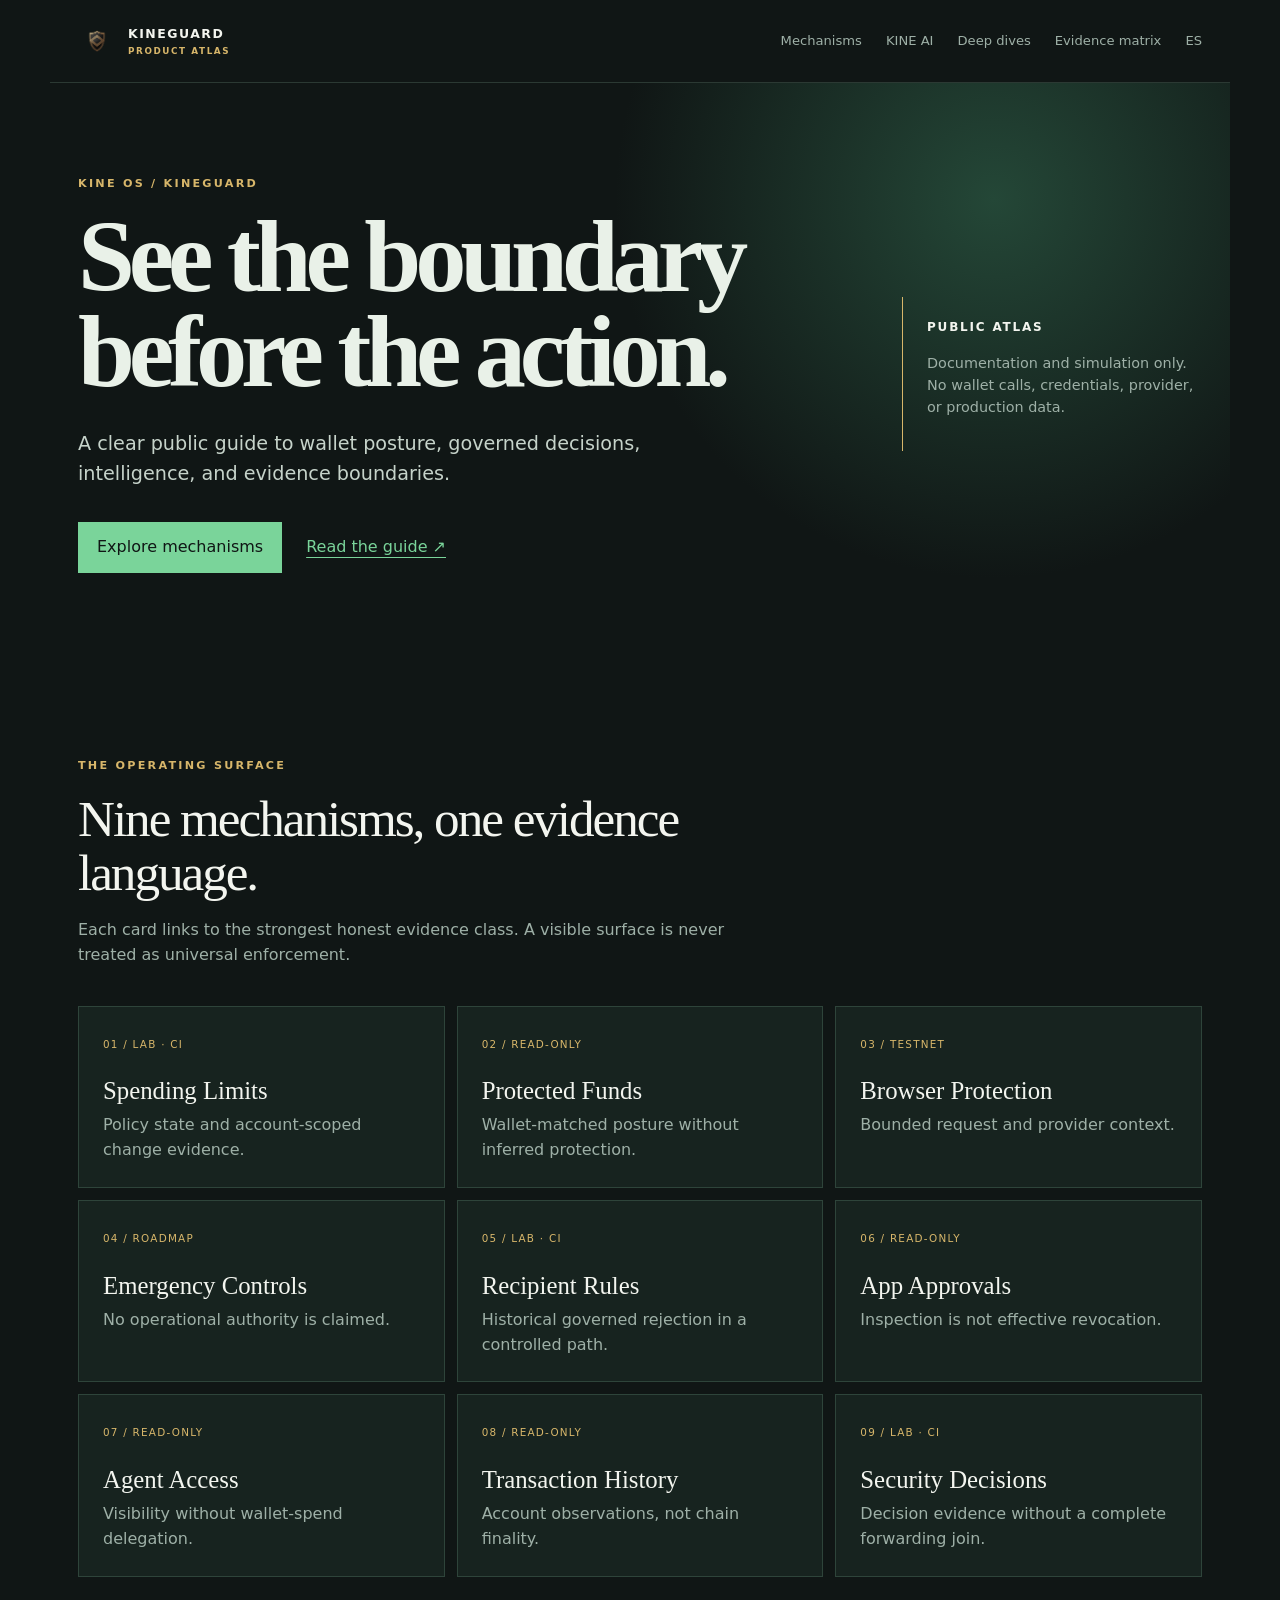
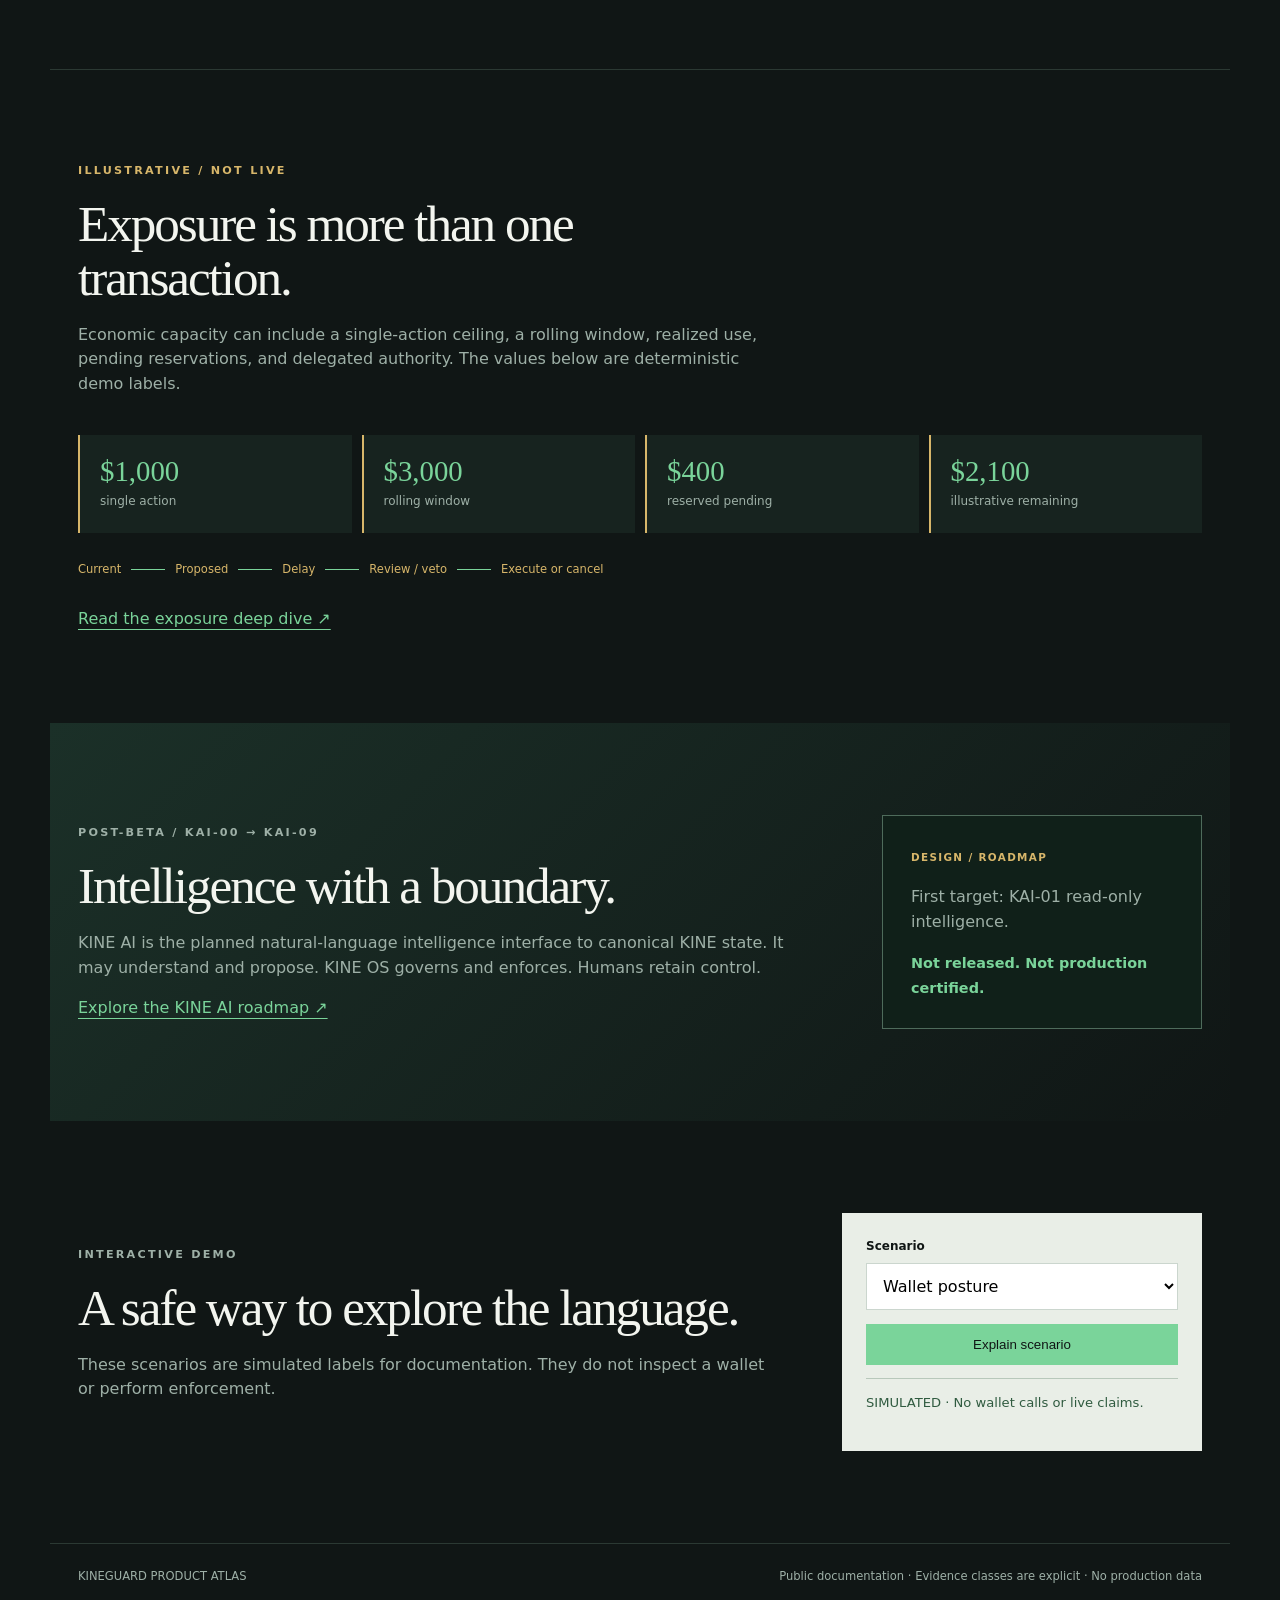
<file: demo/index.html>
<!doctype html>
<html lang="en">
<head>
<meta charset="utf-8"><meta name="viewport" content="width=device-width, initial-scale=1">
<meta name="description" content="KINEGuard public Product Atlas: documented wallet intelligence and governance boundaries.">
<title>KINEGuard | Product Atlas</title><link rel="stylesheet" href="style.css">
</head>
<body>
<header class="site-header"><a class="brand" href="../README.md" aria-label="KINEGuard Product Atlas home"><img src="../assets/brand/wallet-guard-logo.png" alt="KINEGuard logo"><span>KINEGUARD <small>PRODUCT ATLAS</small></span></a>
<nav aria-label="Primary navigation"><a href="#mechanisms">Mechanisms</a><a href="#intelligence">KINE AI</a><a href="deep-dives.html">Deep dives</a><a href="../docs/capability-matrix.md">Evidence matrix</a><a href="../docs/es/guia.md">ES</a></nav></header>
<main>
<section class="hero" aria-labelledby="hero-title"><div><p class="eyebrow">KINE OS / KINEGUARD</p><h1 id="hero-title">See the boundary before the action.</h1><p class="lede">A clear public guide to wallet posture, governed decisions, intelligence, and evidence boundaries.</p><div class="actions"><a class="button" href="#mechanisms">Explore mechanisms</a><a class="text-link" href="../docs/en/guide.md">Read the guide ↗</a></div></div><aside class="hero-note"><strong>PUBLIC ATLAS</strong><p>Documentation and simulation only. No wallet calls, credentials, provider, or production data.</p></aside></section>
<section id="mechanisms" class="section" aria-labelledby="mechanisms-title"><div class="section-heading"><p class="eyebrow">THE OPERATING SURFACE</p><h2 id="mechanisms-title">Nine mechanisms, one evidence language.</h2><p>Each card links to the strongest honest evidence class. A visible surface is never treated as universal enforcement.</p></div><div class="mechanism-grid">
<a class="mechanism-card" href="../mechanisms/01-spending-limits.md"><span>01 / LAB · CI</span><h3>Spending Limits</h3><p>Policy state and account-scoped change evidence.</p></a>
<a class="mechanism-card" href="../mechanisms/02-protected-funds.md"><span>02 / READ-ONLY</span><h3>Protected Funds</h3><p>Wallet-matched posture without inferred protection.</p></a>
<a class="mechanism-card" href="../mechanisms/03-browser-protection.md"><span>03 / TESTNET</span><h3>Browser Protection</h3><p>Bounded request and provider context.</p></a>
<a class="mechanism-card" href="../mechanisms/04-emergency-controls.md"><span>04 / ROADMAP</span><h3>Emergency Controls</h3><p>No operational authority is claimed.</p></a>
<a class="mechanism-card" href="../mechanisms/05-recipient-rules.md"><span>05 / LAB · CI</span><h3>Recipient Rules</h3><p>Historical governed rejection in a controlled path.</p></a>
<a class="mechanism-card" href="../mechanisms/06-app-approvals.md"><span>06 / READ-ONLY</span><h3>App Approvals</h3><p>Inspection is not effective revocation.</p></a>
<a class="mechanism-card" href="../mechanisms/07-agent-access.md"><span>07 / READ-ONLY</span><h3>Agent Access</h3><p>Visibility without wallet-spend delegation.</p></a>
<a class="mechanism-card" href="../mechanisms/08-transaction-history.md"><span>08 / READ-ONLY</span><h3>Transaction History</h3><p>Account observations, not chain finality.</p></a>
<a class="mechanism-card" href="../mechanisms/09-security-decisions.md"><span>09 / LAB · CI</span><h3>Security Decisions</h3><p>Decision evidence without a complete forwarding join.</p></a>
</div></section>
<section class="story section" aria-labelledby="exposure-title"><div class="section-heading"><p class="eyebrow">ILLUSTRATIVE / NOT LIVE</p><h2 id="exposure-title">Exposure is more than one transaction.</h2><p>Economic capacity can include a single-action ceiling, a rolling window, realized use, pending reservations, and delegated authority. The values below are deterministic demo labels.</p></div><div class="exposure-grid"><div><strong>$1,000</strong><span>single action</span></div><div><strong>$3,000</strong><span>rolling window</span></div><div><strong>$400</strong><span>reserved pending</span></div><div><strong>$2,100</strong><span>illustrative remaining</span></div></div><div class="timeline" aria-label="Illustrative policy timing timeline"><span>Current</span><i></i><span>Proposed</span><i></i><span>Delay</span><i></i><span>Review / veto</span><i></i><span>Execute or cancel</span></div><a class="text-link" href="../docs/deep-dives/05-economic-exposure.md">Read the exposure deep dive ↗</a></section>
<section id="intelligence" class="intelligence section" aria-labelledby="ai-title"><div><p class="eyebrow">POST-BETA / KAI-00 → KAI-09</p><h2 id="ai-title">Intelligence with a boundary.</h2><p>KINE AI is the planned natural-language intelligence interface to canonical KINE state. It may understand and propose. KINE OS governs and enforces. Humans retain control.</p><a class="text-link" href="../docs/en/kine-ai.md">Explore the KINE AI roadmap ↗</a></div><div class="ai-panel"><span class="status-pill">DESIGN / ROADMAP</span><p>First target: KAI-01 read-only intelligence.</p><strong>Not released. Not production certified.</strong></div></section>
<section class="demo-panel section" aria-labelledby="demo-title"><div><p class="eyebrow">INTERACTIVE DEMO</p><h2 id="demo-title">A safe way to explore the language.</h2><p>These scenarios are simulated labels for documentation. They do not inspect a wallet or perform enforcement.</p></div><div class="simulator"><label for="scenario">Scenario</label><select id="scenario"><option value="posture">Wallet posture</option><option value="decision">Governed decision</option><option value="evidence">Evidence boundary</option></select><button id="toggle" class="button">Explain scenario</button><p id="status" class="status" role="status">SIMULATED · No wallet calls or live claims.</p></div></section>
</main><footer><span>KINEGUARD PRODUCT ATLAS</span><span>Public documentation · Evidence classes are explicit · No production data</span></footer><script src="app.js"></script>
</body></html>
</file>
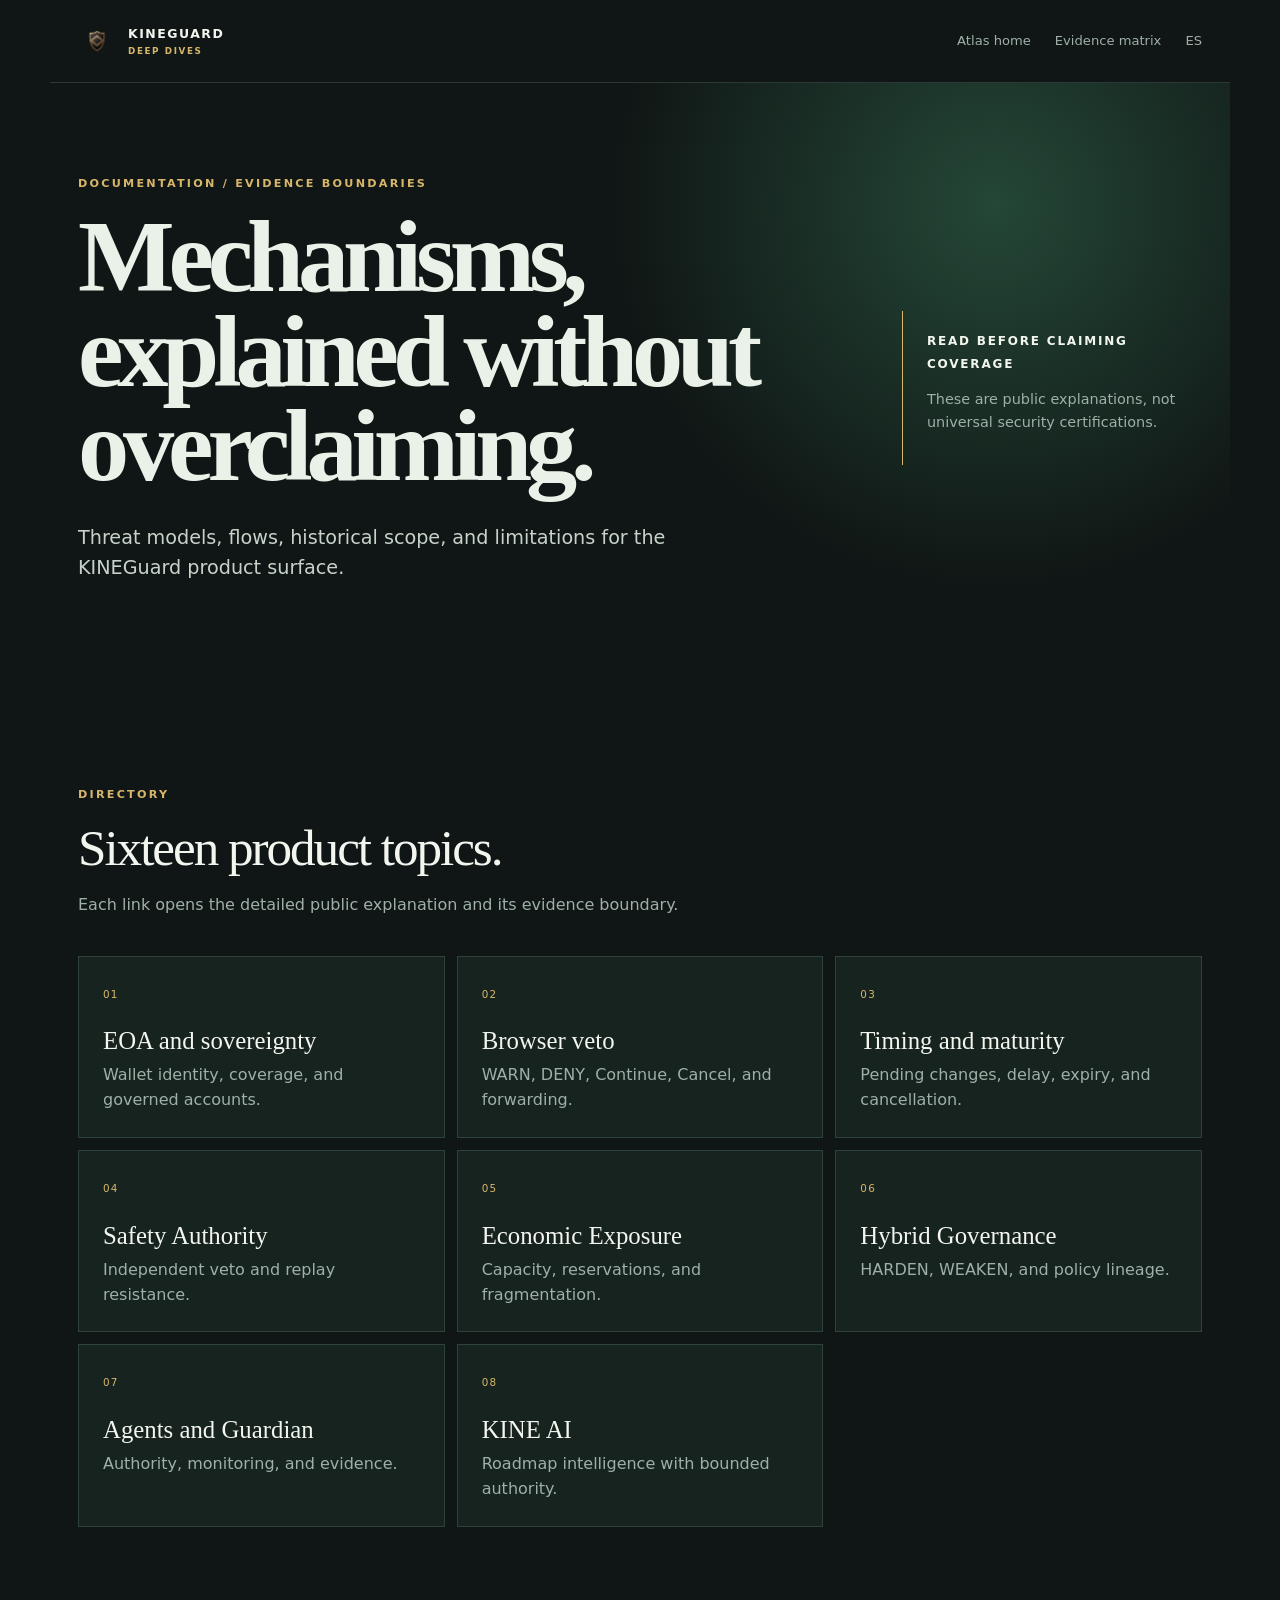
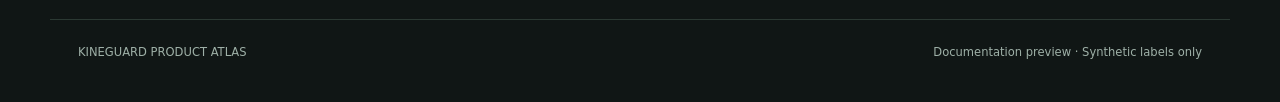
<file: demo/deep-dives.html>
<!doctype html>
<html lang="en"><head><meta charset="utf-8"><meta name="viewport" content="width=device-width, initial-scale=1"><meta name="description" content="KINEGuard mechanism deep-dive directory"><title>KINEGuard | Deep Dives</title><link rel="stylesheet" href="style.css"></head>
<body><header class="site-header"><a class="brand" href="index.html"><img src="../assets/brand/wallet-guard-logo.png" alt="KINEGuard logo"><span>KINEGUARD <small>DEEP DIVES</small></span></a><nav aria-label="Primary navigation"><a href="index.html">Atlas home</a><a href="../docs/capability-matrix.md">Evidence matrix</a><a href="../docs/es/guia.md">ES</a></nav></header>
<main><section class="hero" aria-labelledby="title"><div><p class="eyebrow">DOCUMENTATION / EVIDENCE BOUNDARIES</p><h1 id="title">Mechanisms, explained without overclaiming.</h1><p class="lede">Threat models, flows, historical scope, and limitations for the KINEGuard product surface.</p></div><aside class="hero-note"><strong>READ BEFORE CLAIMING COVERAGE</strong><p>These are public explanations, not universal security certifications.</p></aside></section><section class="section" aria-labelledby="topics"><div class="section-heading"><p class="eyebrow">DIRECTORY</p><h2 id="topics">Sixteen product topics.</h2><p>Each link opens the detailed public explanation and its evidence boundary.</p></div><div class="mechanism-grid">
<a class="mechanism-card" href="../docs/deep-dives/01-wallet-and-sovereignty.md"><span>01</span><h3>EOA and sovereignty</h3><p>Wallet identity, coverage, and governed accounts.</p></a>
<a class="mechanism-card" href="../docs/deep-dives/02-browser-decision-and-veto.md"><span>02</span><h3>Browser veto</h3><p>WARN, DENY, Continue, Cancel, and forwarding.</p></a>
<a class="mechanism-card" href="../docs/deep-dives/03-governed-execution-and-timing.md"><span>03</span><h3>Timing and maturity</h3><p>Pending changes, delay, expiry, and cancellation.</p></a>
<a class="mechanism-card" href="../docs/deep-dives/04-safety-authority-and-replay.md"><span>04</span><h3>Safety Authority</h3><p>Independent veto and replay resistance.</p></a>
<a class="mechanism-card" href="../docs/deep-dives/05-economic-exposure.md"><span>05</span><h3>Economic Exposure</h3><p>Capacity, reservations, and fragmentation.</p></a>
<a class="mechanism-card" href="../docs/deep-dives/06-recursive-governance.md"><span>06</span><h3>Hybrid Governance</h3><p>HARDEN, WEAKEN, and policy lineage.</p></a>
<a class="mechanism-card" href="../docs/deep-dives/07-agents-guardian-evidence.md"><span>07</span><h3>Agents and Guardian</h3><p>Authority, monitoring, and evidence.</p></a>
<a class="mechanism-card" href="../docs/en/kine-ai.md"><span>08</span><h3>KINE AI</h3><p>Roadmap intelligence with bounded authority.</p></a>
</div></section></main><footer><span>KINEGUARD PRODUCT ATLAS</span><span>Documentation preview · Synthetic labels only</span></footer></body></html>
</file>
<file: demo/style.css>
:root{--ink:#101615;--paper:#f3f5ef;--panel:#17231f;--muted:#9eb0a7;--line:#cbd6ce;--green:#7ad49a;--gold:#d7b66a;--max:1180px}*{box-sizing:border-box}html{scroll-behavior:smooth}body{margin:0;background:var(--ink);color:var(--paper);font-family:ui-sans-serif,system-ui,-apple-system,"Segoe UI",sans-serif;line-height:1.55}a{color:inherit}.site-header{max-width:var(--max);margin:auto;padding:22px 28px;display:flex;align-items:center;justify-content:space-between;border-bottom:1px solid #2b3933}.brand{display:flex;align-items:center;gap:12px;text-decoration:none;letter-spacing:.12em;font-weight:700;font-size:.78rem}.brand img{width:38px;height:38px;object-fit:contain}.brand small{display:block;color:var(--gold);font-size:.55rem;letter-spacing:.18em;margin-top:2px}.site-header nav{display:flex;gap:24px;font-size:.82rem;color:var(--muted)}.site-header nav a{text-decoration:none}.site-header nav a:hover,.text-link:hover{color:var(--green)}main{overflow:hidden}.hero,.section{max-width:var(--max);margin:auto;padding:92px 28px}.hero{min-height:570px;display:grid;grid-template-columns:1fr 300px;align-items:center;gap:64px;background:radial-gradient(circle at 80% 20%,#244737 0,transparent 36%)}.eyebrow{color:var(--gold);font-size:.7rem;font-weight:700;letter-spacing:.2em;margin:0 0 18px}.hero h1{max-width:720px;font:600 clamp(3.3rem,8vw,7.5rem)/.92 Georgia,serif;letter-spacing:-.06em;margin:0 0 30px;color:#e9f1e8}.lede{color:#c6d3ca;font-size:1.2rem;max-width:610px}.actions{display:flex;align-items:center;gap:24px;margin-top:34px}.button{display:inline-block;border:1px solid var(--green);background:var(--green);color:var(--ink);padding:12px 18px;font:700 .8rem inherit;cursor:pointer;text-decoration:none}.button:hover{background:#a6e7b9}.text-link{color:var(--green);text-underline-offset:5px}.hero-note{border-left:1px solid var(--gold);padding:18px 0 18px 24px;color:var(--muted);font-size:.9rem}.hero-note strong{color:var(--paper);font-size:.75rem;letter-spacing:.15em}.section-heading{max-width:680px;margin-bottom:38px}.section h2{font:500 clamp(2.2rem,4vw,4rem)/1.05 Georgia,serif;letter-spacing:-.04em;margin:0 0 18px}.section-heading>p:last-child,.intelligence p,.demo-panel p{color:var(--muted)}.mechanism-grid{display:grid;grid-template-columns:repeat(3,1fr);gap:12px}.mechanism-card{background:var(--panel);border:1px solid #2e443a;padding:24px;text-decoration:none;min-height:180px;transition:transform .2s,border-color .2s}.mechanism-card:hover{transform:translateY(-4px);border-color:var(--green)}.mechanism-card span{color:var(--gold);font-size:.65rem;letter-spacing:.12em}.mechanism-card h3{font:500 1.55rem Georgia,serif;margin:22px 0 8px}.mechanism-card p{color:var(--muted);margin:0}.intelligence{display:grid;grid-template-columns:1fr 320px;gap:70px;align-items:center;background:linear-gradient(135deg,#1b3028,#101615)}.ai-panel{border:1px solid #4e6b5b;padding:28px;background:#102019}.status-pill{color:var(--gold);font-size:.65rem;letter-spacing:.13em;font-weight:700}.ai-panel strong{color:var(--green);font-size:.9rem}.demo-panel{display:grid;grid-template-columns:1fr 360px;gap:70px;align-items:center}.simulator{background:#e9eee7;color:var(--ink);padding:24px}.simulator label{display:block;font-size:.75rem;font-weight:700;margin-bottom:7px}.simulator select{width:100%;padding:12px;margin-bottom:14px;background:white;border:1px solid var(--line);font:inherit}.simulator .button{width:100%}.status{border-top:1px solid #b8c8bb;padding-top:14px;font-size:.82rem}.simulator .status{color:#305b40}footer{max-width:var(--max);margin:auto;padding:24px 28px 40px;display:flex;justify-content:space-between;gap:20px;color:var(--muted);font-size:.72rem;border-top:1px solid #2b3933}a:focus-visible,button:focus-visible,select:focus-visible{outline:3px solid var(--gold);outline-offset:3px}@media(max-width:780px){.site-header{align-items:flex-start;gap:18px}.site-header nav{gap:10px;flex-wrap:wrap;justify-content:flex-end}.hero,.intelligence,.demo-panel{grid-template-columns:1fr;gap:32px;padding-top:65px;padding-bottom:65px}.hero h1{font-size:clamp(3rem,15vw,5.5rem)}.mechanism-grid{grid-template-columns:1fr 1fr}.hero-note{max-width:360px}footer{display:block}footer span{display:block;margin-top:7px}}@media(max-width:460px){.mechanism-grid{grid-template-columns:1fr}.site-header{padding:18px}.site-header nav{font-size:.72rem}.hero,.section{padding-left:18px;padding-right:18px}}
 .story{border-top:1px solid #2b3933}.exposure-grid{display:grid;grid-template-columns:repeat(4,1fr);gap:10px;margin:28px 0}.exposure-grid div{background:var(--panel);padding:20px;border-left:2px solid var(--gold)}.exposure-grid strong{display:block;color:var(--green);font:500 1.8rem Georgia,serif}.exposure-grid span{color:var(--muted);font-size:.75rem}.timeline{display:flex;align-items:center;gap:10px;color:var(--gold);font-size:.72rem;margin:28px 0;flex-wrap:wrap}.timeline i{height:1px;background:var(--green);width:34px;display:block}
</file>
